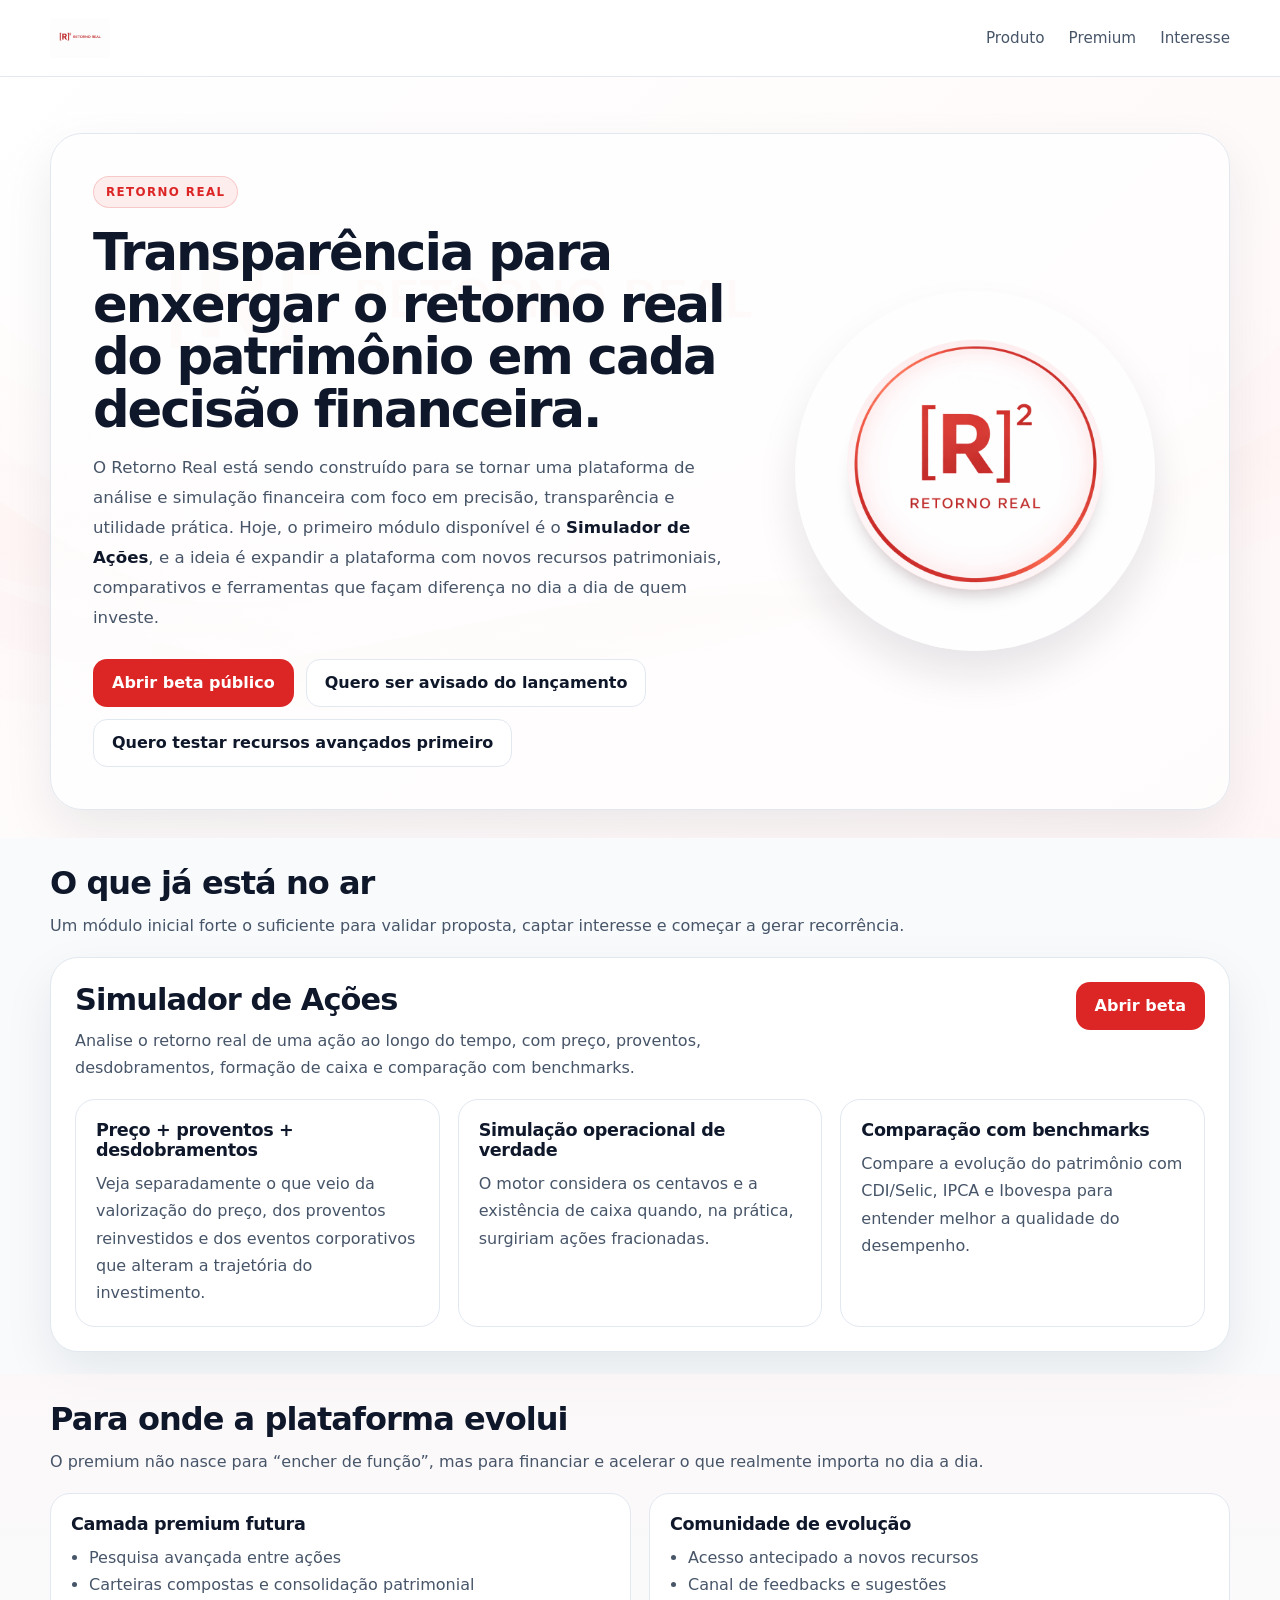
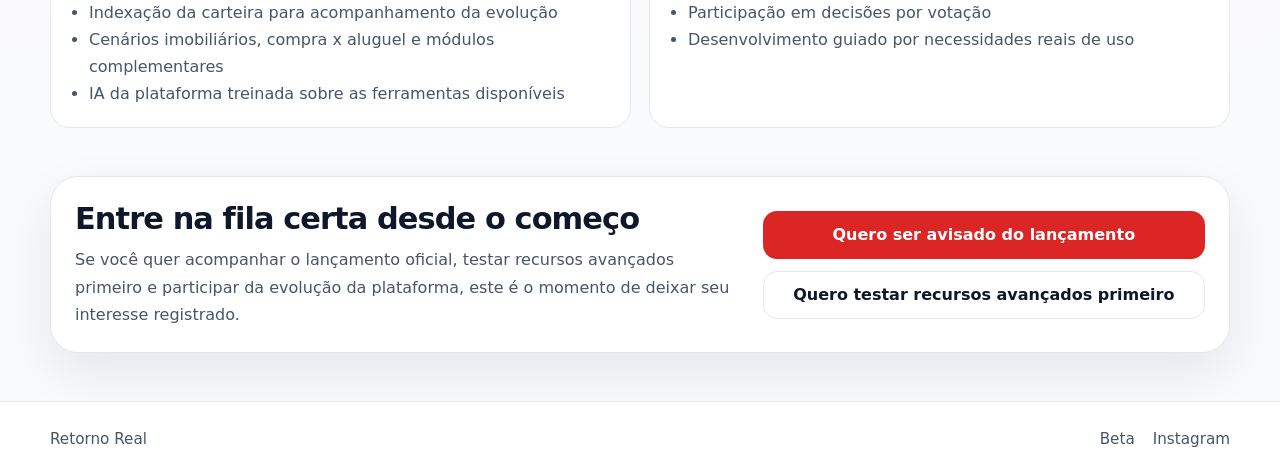
<file: site_root/index.html>
<!DOCTYPE html>
<html lang="pt-BR">
<head>
  <meta charset="UTF-8" />
  <meta name="viewport" content="width=device-width, initial-scale=1.0" />
  <title>Retorno Real</title>
  <meta
    name="description"
    content="Plataforma de análise e simulação financeira com foco em precisão, transparência e utilidade prática."
  />
  <link rel="stylesheet" href="./styles.css" />
</head>
<body>
  <header class="site-header">
    <div class="container header-inner">
      <a class="brand" href="/">
        <img src="./assets/RetornoRealLogo.png" alt="Retorno Real" />
      </a>

      <nav class="main-nav">
        <a href="#produto">Produto</a>
        <a href="#premium">Premium</a>
        <a href="#interesse">Interesse</a>
      </nav>
    </div>
  </header>

  <main>
    <section class="hero">
      <div class="hero-bg"></div>
      <div class="container hero-grid">
        <div class="hero-copy">
          <span class="badge">RETORNO REAL</span>
          <h1>Transparência para enxergar o retorno real do patrimônio em cada decisão financeira.</h1>
          <p>
            O Retorno Real está sendo construído para se tornar uma plataforma de análise e simulação
            financeira com foco em precisão, transparência e utilidade prática. Hoje, o primeiro módulo
            disponível é o <strong>Simulador de Ações</strong>, e a ideia é expandir a plataforma com novos
            recursos patrimoniais, comparativos e ferramentas que façam diferença no dia a dia de quem investe.
          </p>

          <div class="cta-row">
            <a class="btn btn-primary" href="https://beta.retornoreal.com.br">Abrir beta público</a>
            <a class="btn btn-secondary" href="__URL_AVISO_LANCAMENTO__">Quero ser avisado do lançamento</a>
            <a class="btn btn-secondary" href="__URL_TESTE_RECURSOS__">Quero testar recursos avançados primeiro</a>
          </div>
        </div>

        <div class="hero-visual">
          <div class="hero-logo-wrap">
            <img src="./assets/RetornoRealLogoOficial.png" alt="Retorno Real" />
          </div>
        </div>
      </div>
    </section>

    <section id="produto" class="section">
      <div class="container">
        <div class="section-head">
          <h2>O que já está no ar</h2>
          <p>Um módulo inicial forte o suficiente para validar proposta, captar interesse e começar a gerar recorrência.</p>
        </div>

        <div class="module-card">
          <div class="module-header">
            <div>
              <h3>Simulador de Ações</h3>
              <p>
                Analise o retorno real de uma ação ao longo do tempo, com preço, proventos,
                desdobramentos, formação de caixa e comparação com benchmarks.
              </p>
            </div>
            <a class="btn btn-primary" href="https://beta.retornoreal.com.br">Abrir beta</a>
          </div>

          <div class="card-grid">
            <article class="info-card">
              <h4>Preço + proventos + desdobramentos</h4>
              <p>
                Veja separadamente o que veio da valorização do preço, dos proventos reinvestidos
                e dos eventos corporativos que alteram a trajetória do investimento.
              </p>
            </article>

            <article class="info-card">
              <h4>Simulação operacional de verdade</h4>
              <p>
                O motor considera os centavos e a existência de caixa quando, na prática,
                surgiriam ações fracionadas.
              </p>
            </article>

            <article class="info-card">
              <h4>Comparação com benchmarks</h4>
              <p>
                Compare a evolução do patrimônio com CDI/Selic, IPCA e Ibovespa para entender melhor
                a qualidade do desempenho.
              </p>
            </article>
          </div>
        </div>
      </div>
    </section>

    <section id="premium" class="section section-alt">
      <div class="container">
        <div class="section-head">
          <h2>Para onde a plataforma evolui</h2>
          <p>
            O premium não nasce para “encher de função”, mas para financiar e acelerar o que realmente importa no dia a dia.
          </p>
        </div>

        <div class="premium-grid">
          <article class="premium-card">
            <h3>Camada premium futura</h3>
            <ul>
              <li>Pesquisa avançada entre ações</li>
              <li>Carteiras compostas e consolidação patrimonial</li>
              <li>Indexação da carteira para acompanhamento da evolução</li>
              <li>Cenários imobiliários, compra x aluguel e módulos complementares</li>
              <li>IA da plataforma treinada sobre as ferramentas disponíveis</li>
            </ul>
          </article>

          <article class="premium-card">
            <h3>Comunidade de evolução</h3>
            <ul>
              <li>Acesso antecipado a novos recursos</li>
              <li>Canal de feedbacks e sugestões</li>
              <li>Participação em decisões por votação</li>
              <li>Desenvolvimento guiado por necessidades reais de uso</li>
            </ul>
          </article>
        </div>
      </div>
    </section>

    <section id="interesse" class="section">
      <div class="container">
        <div class="interest-box">
          <div class="interest-copy">
            <h2>Entre na fila certa desde o começo</h2>
            <p>
              Se você quer acompanhar o lançamento oficial, testar recursos avançados primeiro e participar
              da evolução da plataforma, este é o momento de deixar seu interesse registrado.
            </p>
          </div>

          <div class="interest-actions">
            <a class="btn btn-primary" href="__URL_AVISO_LANCAMENTO__">Quero ser avisado do lançamento</a>
            <a class="btn btn-secondary" href="__URL_TESTE_RECURSOS__">Quero testar recursos avançados primeiro</a>
          </div>
        </div>
      </div>
    </section>
  </main>

  <footer class="site-footer">
    <div class="container footer-inner">
      <div>Retorno Real</div>
      <div class="footer-links">
        <a href="https://beta.retornoreal.com.br">Beta</a>
        <a href="https://www.instagram.com/ramoon.bastos?igsh=MTFiODlnZ28ybHFqdw%3D%3D&utm_source=qr">Instagram</a>
      </div>
    </div>
  </footer>
</body>
</html>
</file>
<file: site_root/styles.css>
:root{
  --bg: #f8fafc;
  --surface: #ffffff;
  --surface-soft: #fff7f7;
  --text: #0f172a;
  --muted: #475569;
  --border: #e2e8f0;
  --accent: #dc2626;
  --accent-soft: rgba(220, 38, 38, 0.08);
  --shadow: 0 20px 50px rgba(15, 23, 42, 0.08);
  --radius: 24px;
  --container: 1180px;
  --font: Inter, ui-sans-serif, system-ui, -apple-system, BlinkMacSystemFont, "Segoe UI", sans-serif;
}

*{ box-sizing:border-box; }

html{ scroll-behavior:smooth; }

body{
  margin:0;
  font-family:var(--font);
  background:var(--bg);
  color:var(--text);
}

img{ max-width:100%; display:block; }

a{ color:inherit; text-decoration:none; }

.container{
  width:min(var(--container), calc(100% - 40px));
  margin:0 auto;
}

.site-header{
  position:sticky;
  top:0;
  z-index:10;
  background:rgba(255,255,255,0.94);
  border-bottom:1px solid var(--border);
  backdrop-filter: blur(10px);
}

.header-inner{
  display:flex;
  align-items:center;
  justify-content:space-between;
  gap:20px;
  min-height:76px;
}

.brand img{
  height:40px;
  width:auto;
}

.main-nav{
  display:flex;
  gap:24px;
  font-size:0.95rem;
  color:var(--muted);
}

.main-nav a:hover{
  color:var(--text);
}

.hero{
  position:relative;
  overflow:hidden;
  padding:56px 0 28px;
}

.hero-bg{
  position:absolute;
  inset:0;
  background:
    linear-gradient(135deg, rgba(255,255,255,0.94), rgba(255,247,247,0.94)),
    url("./assets/RetornoRealBanner.png") center 72% / cover no-repeat;
  opacity:1;
}

.hero-grid{
  position:relative;
  z-index:1;
  display:grid;
  grid-template-columns:minmax(0, 1.2fr) minmax(300px, 0.8fr);
  gap:36px;
  align-items:center;
  border:1px solid var(--border);
  border-radius:32px;
  padding:42px;
  background:rgba(255,255,255,0.70);
  box-shadow:var(--shadow);
}

.badge{
  display:inline-block;
  padding:8px 12px;
  border-radius:999px;
  border:1px solid rgba(220,38,38,0.18);
  background:var(--accent-soft);
  color:var(--accent);
  font-size:0.74rem;
  font-weight:900;
  letter-spacing:0.12em;
}

.hero-copy h1{
  margin:18px 0 0;
  font-size:clamp(2.2rem, 4vw, 4.1rem);
  line-height:1.02;
  letter-spacing:-0.04em;
}

.hero-copy p{
  margin:18px 0 0;
  max-width:780px;
  font-size:1.04rem;
  line-height:1.8;
  color:var(--muted);
}

.hero-copy strong{
  color:var(--text);
}

.cta-row{
  display:flex;
  flex-wrap:wrap;
  gap:12px;
  margin-top:26px;
}

.btn{
  display:inline-flex;
  align-items:center;
  justify-content:center;
  min-height:48px;
  padding:0 18px;
  border-radius:14px;
  border:1px solid transparent;
  font-weight:800;
  transition:0.2s ease;
}

.btn-primary{
  background:var(--accent);
  color:#fff;
}

.btn-primary:hover{
  filter:brightness(0.96);
  transform:translateY(-1px);
}

.btn-secondary{
  background:#fff;
  border-color:var(--border);
  color:var(--text);
}

.btn-secondary:hover{
  border-color:#cbd5e1;
  transform:translateY(-1px);
}

.hero-visual{
  display:flex;
  justify-content:center;
  align-items:center;
}

.hero-logo-wrap{
  width:min(360px, 34vw);
  aspect-ratio:1 / 1;
  border-radius:50%;
  overflow:hidden;
  box-shadow:0 24px 40px rgba(15,23,42,0.10);
}

.hero-logo-wrap img{
  width:100%;
  height:100%;
  object-fit:cover;
}

.section{
  padding:26px 0 22px;
}

.section-alt{
  background:linear-gradient(180deg, rgba(255,247,247,0.6), rgba(255,255,255,0));
}

.section-head{
  margin-bottom:18px;
}

.section-head h2{
  margin:0;
  font-size:2rem;
  letter-spacing:-0.03em;
}

.section-head p{
  margin:10px 0 0;
  color:var(--muted);
  line-height:1.7;
}

.module-card,
.interest-box{
  border:1px solid var(--border);
  border-radius:28px;
  background:var(--surface);
  box-shadow:var(--shadow);
  padding:24px;
}

.module-header{
  display:flex;
  align-items:flex-start;
  justify-content:space-between;
  gap:20px;
  margin-bottom:18px;
}

.module-header h3{
  margin:0;
  font-size:1.9rem;
  letter-spacing:-0.03em;
}

.module-header p{
  margin:10px 0 0;
  color:var(--muted);
  line-height:1.7;
  max-width:720px;
}

.card-grid,
.premium-grid{
  display:grid;
  grid-template-columns:repeat(3, minmax(0, 1fr));
  gap:18px;
}

.premium-grid{
  grid-template-columns:repeat(2, minmax(0, 1fr));
}

.info-card,
.premium-card{
  border:1px solid var(--border);
  border-radius:20px;
  background:#fff;
  padding:20px;
}

.info-card h4,
.premium-card h3{
  margin:0 0 10px;
  font-size:1.1rem;
  letter-spacing:-0.02em;
}

.info-card p,
.premium-card ul{
  margin:0;
  color:var(--muted);
  line-height:1.7;
}

.premium-card ul{
  padding-left:18px;
}

.interest-box{
  display:grid;
  grid-template-columns:minmax(0, 1.2fr) minmax(280px, 0.8fr);
  gap:24px;
  align-items:center;
}

.interest-copy h2{
  margin:0;
  font-size:1.9rem;
  letter-spacing:-0.03em;
}

.interest-copy p{
  margin:10px 0 0;
  color:var(--muted);
  line-height:1.7;
}

.interest-actions{
  display:flex;
  flex-direction:column;
  gap:12px;
}

.site-footer{
  margin-top:26px;
  border-top:1px solid var(--border);
  background:#fff;
}

.footer-inner{
  min-height:74px;
  display:flex;
  align-items:center;
  justify-content:space-between;
  gap:16px;
  color:var(--muted);
  font-size:0.95rem;
}

.footer-links{
  display:flex;
  gap:18px;
}

@media (max-width: 980px){
  .hero-grid,
  .interest-box,
  .module-header{
    grid-template-columns:1fr;
    display:grid;
  }

  .card-grid,
  .premium-grid{
    grid-template-columns:1fr;
  }

  .hero-logo-wrap{
    width:min(320px, 70vw);
  }
}

@media (max-width: 700px){
  .header-inner,
  .footer-inner{
    flex-direction:column;
    align-items:flex-start;
    justify-content:center;
    padding:12px 0;
  }

  .main-nav{
    gap:14px;
    flex-wrap:wrap;
  }

  .hero-grid{
    padding:28px 22px;
  }

  .hero-copy h1{
    font-size:2.2rem;
  }
}
</file>
